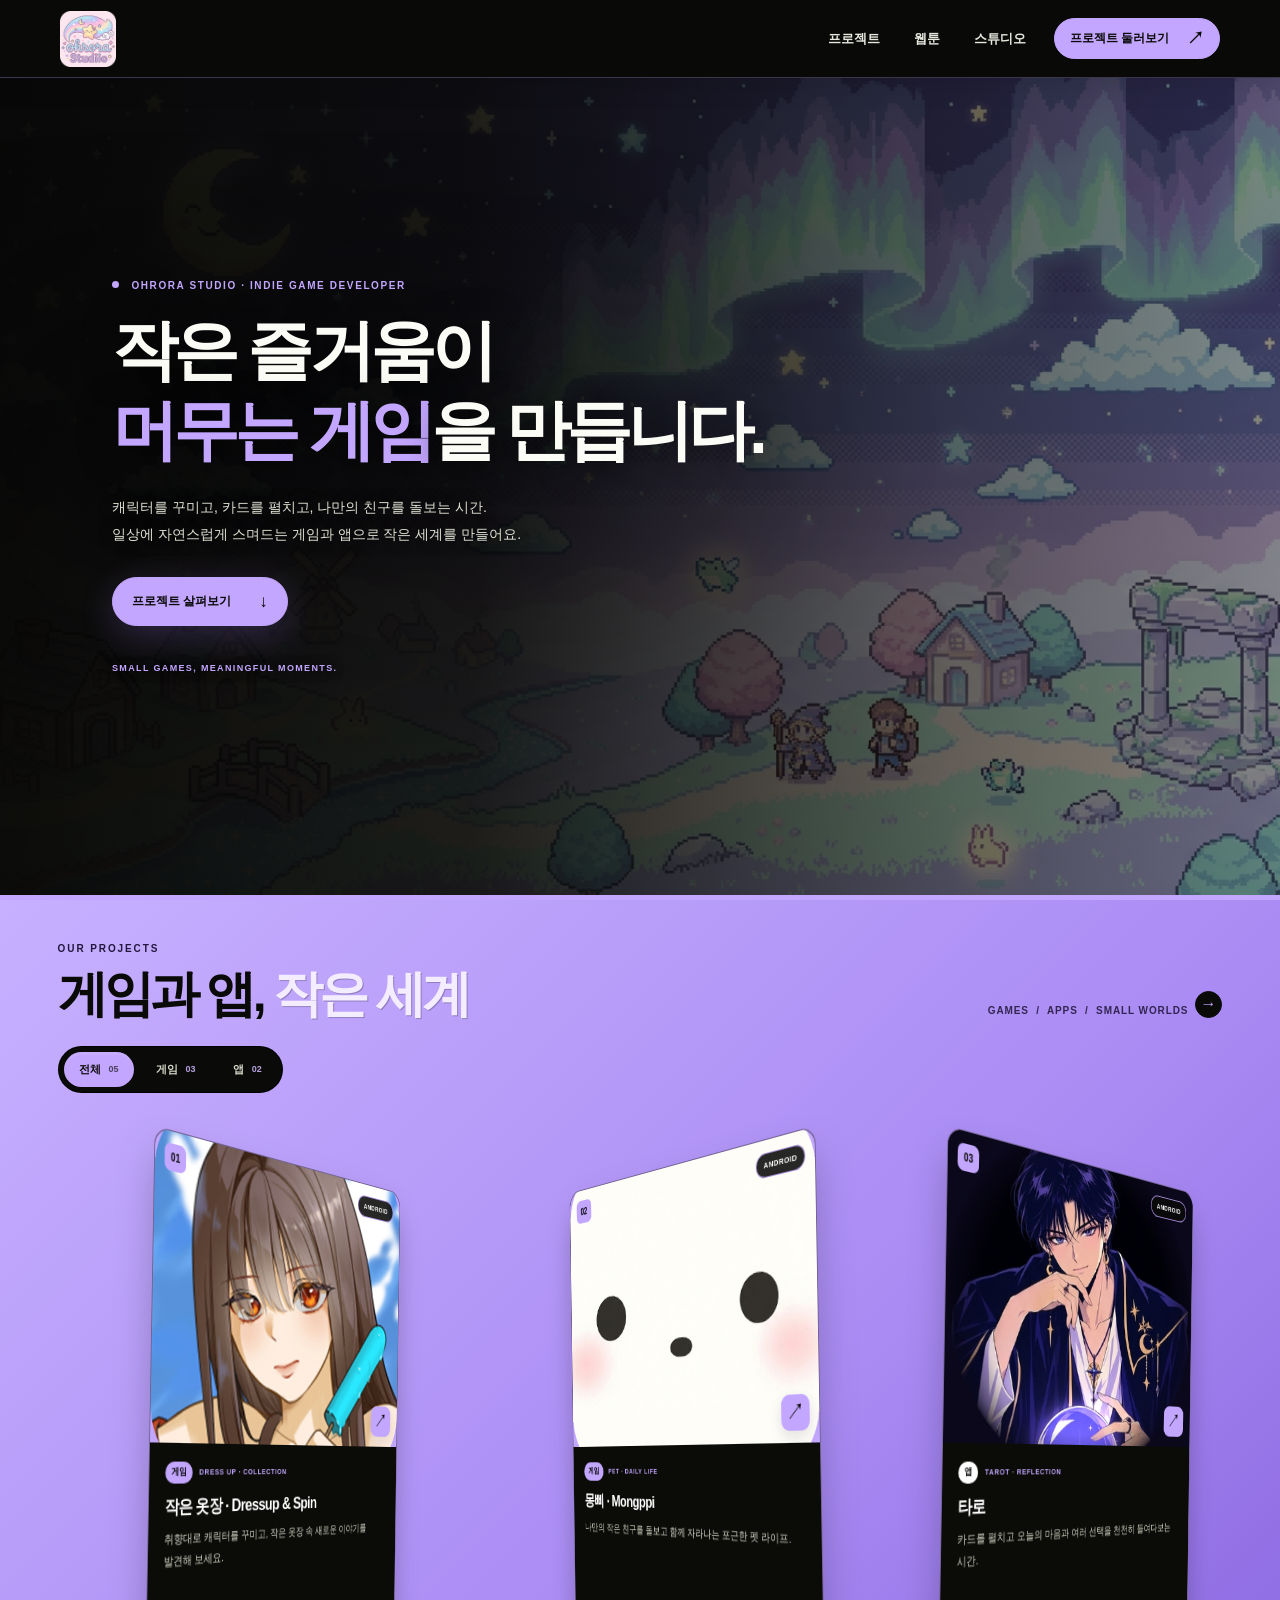
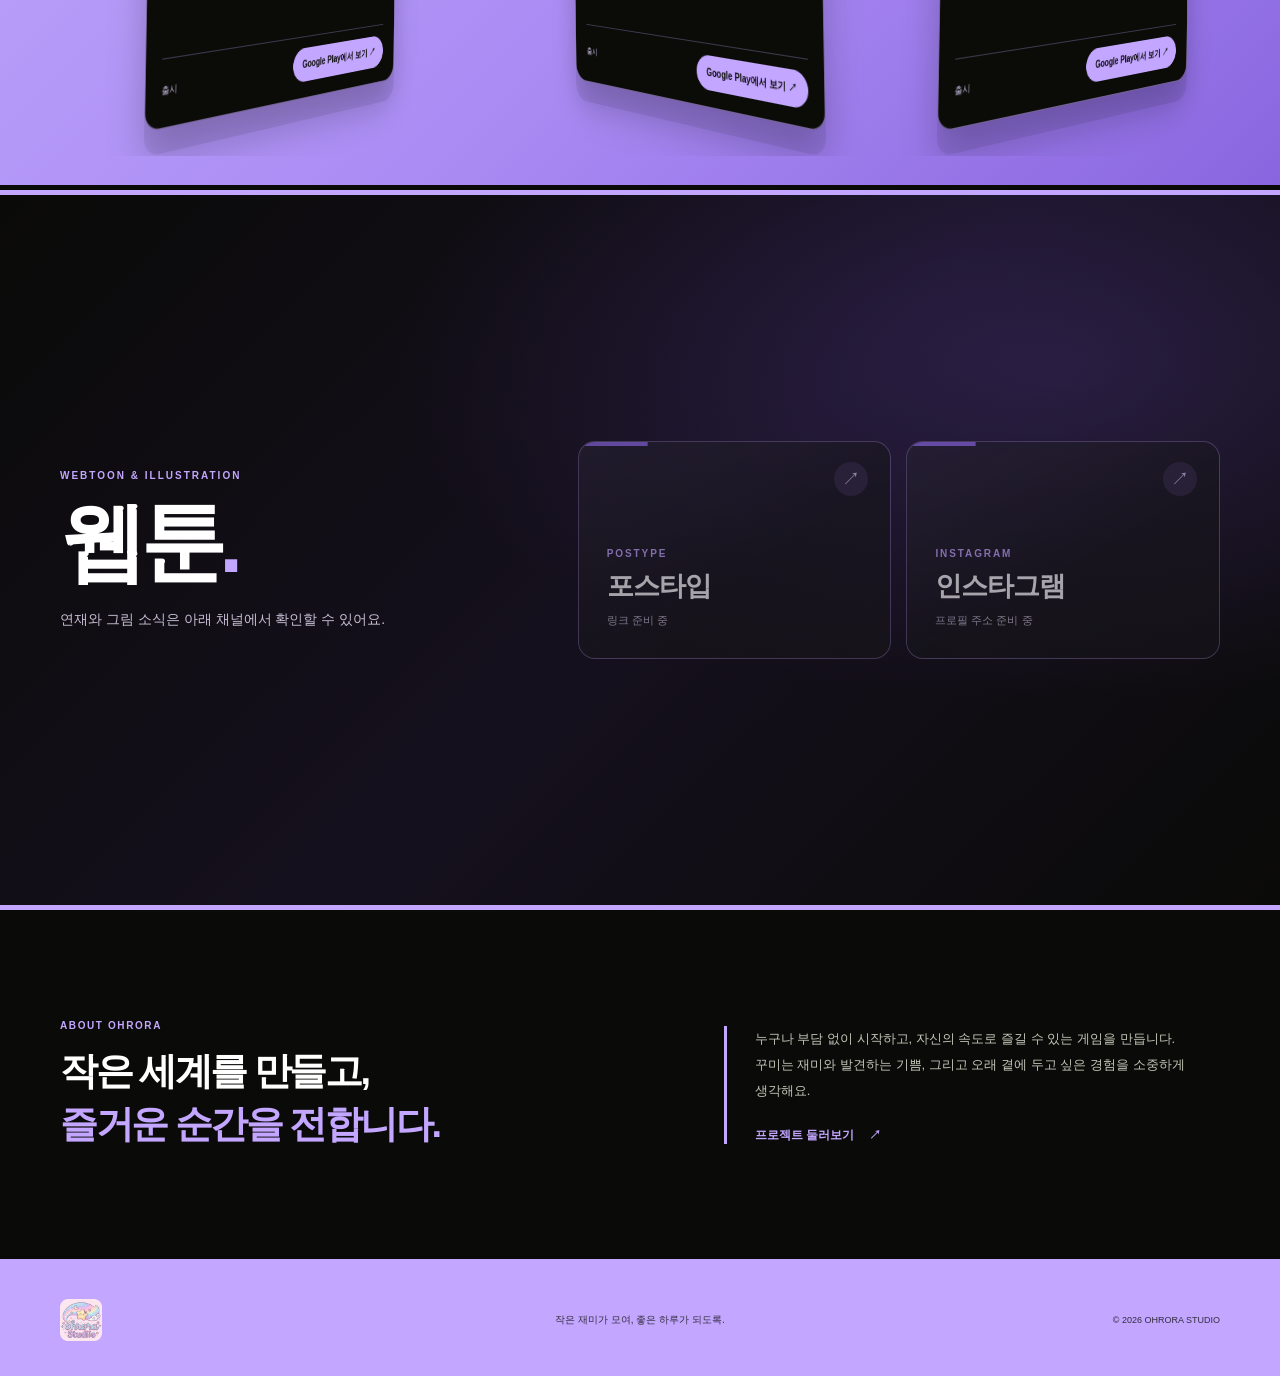
<file: index.html>
<!doctype html>
<html lang="ko">
<head>
  <meta name="google-site-verification" content="_SBMveSyjxn2QINFlxNxWukGVtU8sz_lYK6bwsLR-FA" />
  <meta charset="utf-8">
  <meta name="viewport" content="width=device-width, initial-scale=1">
  <meta name="theme-color" content="#0a0a08">
  <meta name="description" content="오로라스튜디오 — 작지만 오래 기억에 남는 모바일 게임과 앱을 만듭니다.">
  <title>오로라스튜디오 | OHRORA STUDIO</title>
  <link rel="icon" href="assets/images/logo.png" type="image/png">
  <link rel="stylesheet" href="styles.css?v=20261020-alternating-45-v10">
  <script src="games.js?v=20261020-alternating-45-v10" defer></script>
  <script src="site.js?v=20261020-alternating-45-v10" defer></script>
</head>
<body>
  <header class="site-header">
    <a class="brand" href="#top" aria-label="오로라스튜디오 홈">
      <img class="brand-logo" src="assets/images/logo.png" alt="오로라스튜디오 로고">
    </a>
    <nav class="main-nav" aria-label="메인 메뉴">
      <a href="#games">프로젝트</a>
      <a href="#webtoon">웹툰</a>
      <a href="#studio">스튜디오</a>
    </nav>

    <a class="header-cta" href="#games">프로젝트 둘러보기 <span aria-hidden="true">↗</span></a>
  </header>

  <main id="top">
    <section class="hero page-shell" aria-labelledby="hero-title">
      <div class="hero-copy">
        <p class="eyebrow"><span class="eyebrow-dot"></span> OHRORA STUDIO · INDIE GAME DEVELOPER</p>
        <h1 id="hero-title">작은 즐거움이<br><span>머무는 게임</span>을 만듭니다.</h1>
        <p class="hero-description">캐릭터를 꾸미고, 카드를 펼치고, 나만의 친구를 돌보는 시간.<br class="desktop-only"> 일상에 자연스럽게 스며드는 게임과 앱으로 작은 세계를 만들어요.</p>
        <a class="primary-button" href="#games">프로젝트 살펴보기 <span aria-hidden="true">↓</span></a>
        <p class="hero-caption">SMALL GAMES, MEANINGFUL MOMENTS.</p>
      </div>
      <div class="hero-visual" aria-label="오로라스튜디오 로고">
        <img class="hero-logo" src="assets/images/logo.png" alt="오로라스튜디오 로고">
      </div>
    </section>

    <section class="games-section page-shell" id="games" aria-labelledby="games-title">
      <div class="section-heading">
        <div>
          <p class="eyebrow">OUR PROJECTS</p>
          <h2 id="games-title">게임과 앱, <span>작은 세계</span></h2>
        </div>
        <p class="section-intro">GAMES&nbsp; / &nbsp;APPS&nbsp; / &nbsp;SMALL WORLDS</p>
      </div>

      <div class="project-toolbar">
        <div class="project-filters" role="group" aria-label="프로젝트 종류 필터">
          <button class="filter-button is-active" type="button" data-filter="all" aria-pressed="true">전체 <span data-filter-count="all">05</span></button>
          <button class="filter-button" type="button" data-filter="game" aria-pressed="false">게임 <span data-filter-count="game">03</span></button>
          <button class="filter-button" type="button" data-filter="app" aria-pressed="false">앱 <span data-filter-count="app">02</span></button>
        </div>
      </div>

      <div class="game-grid" id="game-grid" aria-label="프로젝트 목록" aria-live="polite">
        <p class="loading-message">프로젝트 목록을 불러오는 중입니다…</p>
      </div>

      <div class="project-navigation" aria-label="프로젝트 탐색">
        <button class="carousel-arrow" type="button" data-direction="prev" aria-label="이전 프로젝트" disabled><span aria-hidden="true">←</span><span class="arrow-word">이전</span></button>
        <div class="project-pagination" id="project-pagination" aria-label="프로젝트 페이지 선택"></div>
        <span class="project-count" id="project-count" aria-live="polite">01 <span>/</span> 05</span>
        <button class="carousel-arrow" type="button" data-direction="next" aria-label="다음 프로젝트"><span class="arrow-word">다음</span><span aria-hidden="true">→</span></button>
      </div>
    </section>

    <section class="webtoon-section" id="webtoon" aria-labelledby="webtoon-title">
      <div class="webtoon-inner page-shell">
        <div class="webtoon-heading">
          <p class="eyebrow">WEBTOON &amp; ILLUSTRATION</p>
          <h2 id="webtoon-title">웹툰<span>.</span></h2>
          <p class="webtoon-description">연재와 그림 소식은 아래 채널에서 확인할 수 있어요.</p>
        </div>
        <div class="webtoon-links" aria-label="웹툰 채널">
          <a class="webtoon-link" data-webtoon-link="postype" href="https://www.postype.com/@ohrora9403" target="_blank" rel="noopener noreferrer">
            <span class="webtoon-link-eyebrow">POSTYPE</span>
            <span class="webtoon-link-title">포스타입</span>
            <span class="webtoon-link-description" data-link-status>웹툰과 이야기 보러 가기</span>
            <span class="webtoon-link-arrow" aria-hidden="true">↗</span>
          </a>
          <a class="webtoon-link is-unavailable" data-webtoon-link="instagram" href="#" aria-disabled="true" tabindex="-1">
            <span class="webtoon-link-eyebrow">INSTAGRAM</span>
            <span class="webtoon-link-title">인스타그램</span>
            <span class="webtoon-link-description" data-link-status>프로필 주소 준비 중</span>
            <span class="webtoon-link-arrow" aria-hidden="true">↗</span>
          </a>
        </div>
      </div>
    </section>

    <section class="studio-section" id="studio" aria-labelledby="studio-title">
      <div class="studio-inner page-shell">
        <div class="studio-heading">
          <p class="eyebrow">ABOUT OHRORA</p>
          <h2 id="studio-title">작은 세계를 만들고,<br><span>즐거운 순간을 전합니다.</span></h2>
        </div>
        <div class="studio-copy">
          <p>누구나 부담 없이 시작하고, 자신의 속도로 즐길 수 있는 게임을 만듭니다. 꾸미는 재미와 발견하는 기쁨, 그리고 오래 곁에 두고 싶은 경험을 소중하게 생각해요.</p>
          <a class="text-link" href="#games">프로젝트 둘러보기 <span aria-hidden="true">↗</span></a>
        </div>
      </div>
    </section>
  </main>

  <footer class="site-footer page-shell">
    <a class="brand footer-brand" href="#top" aria-label="오로라스튜디오 맨 위로">
      <img class="brand-logo" src="assets/images/logo.png" alt="오로라스튜디오 로고">
    </a>
    <p>작은 재미가 모여, 좋은 하루가 되도록.</p>
    <span class="copyright">© <span id="current-year"></span> OHRORA STUDIO</span>
  </footer>
</body>
</html>
</file>
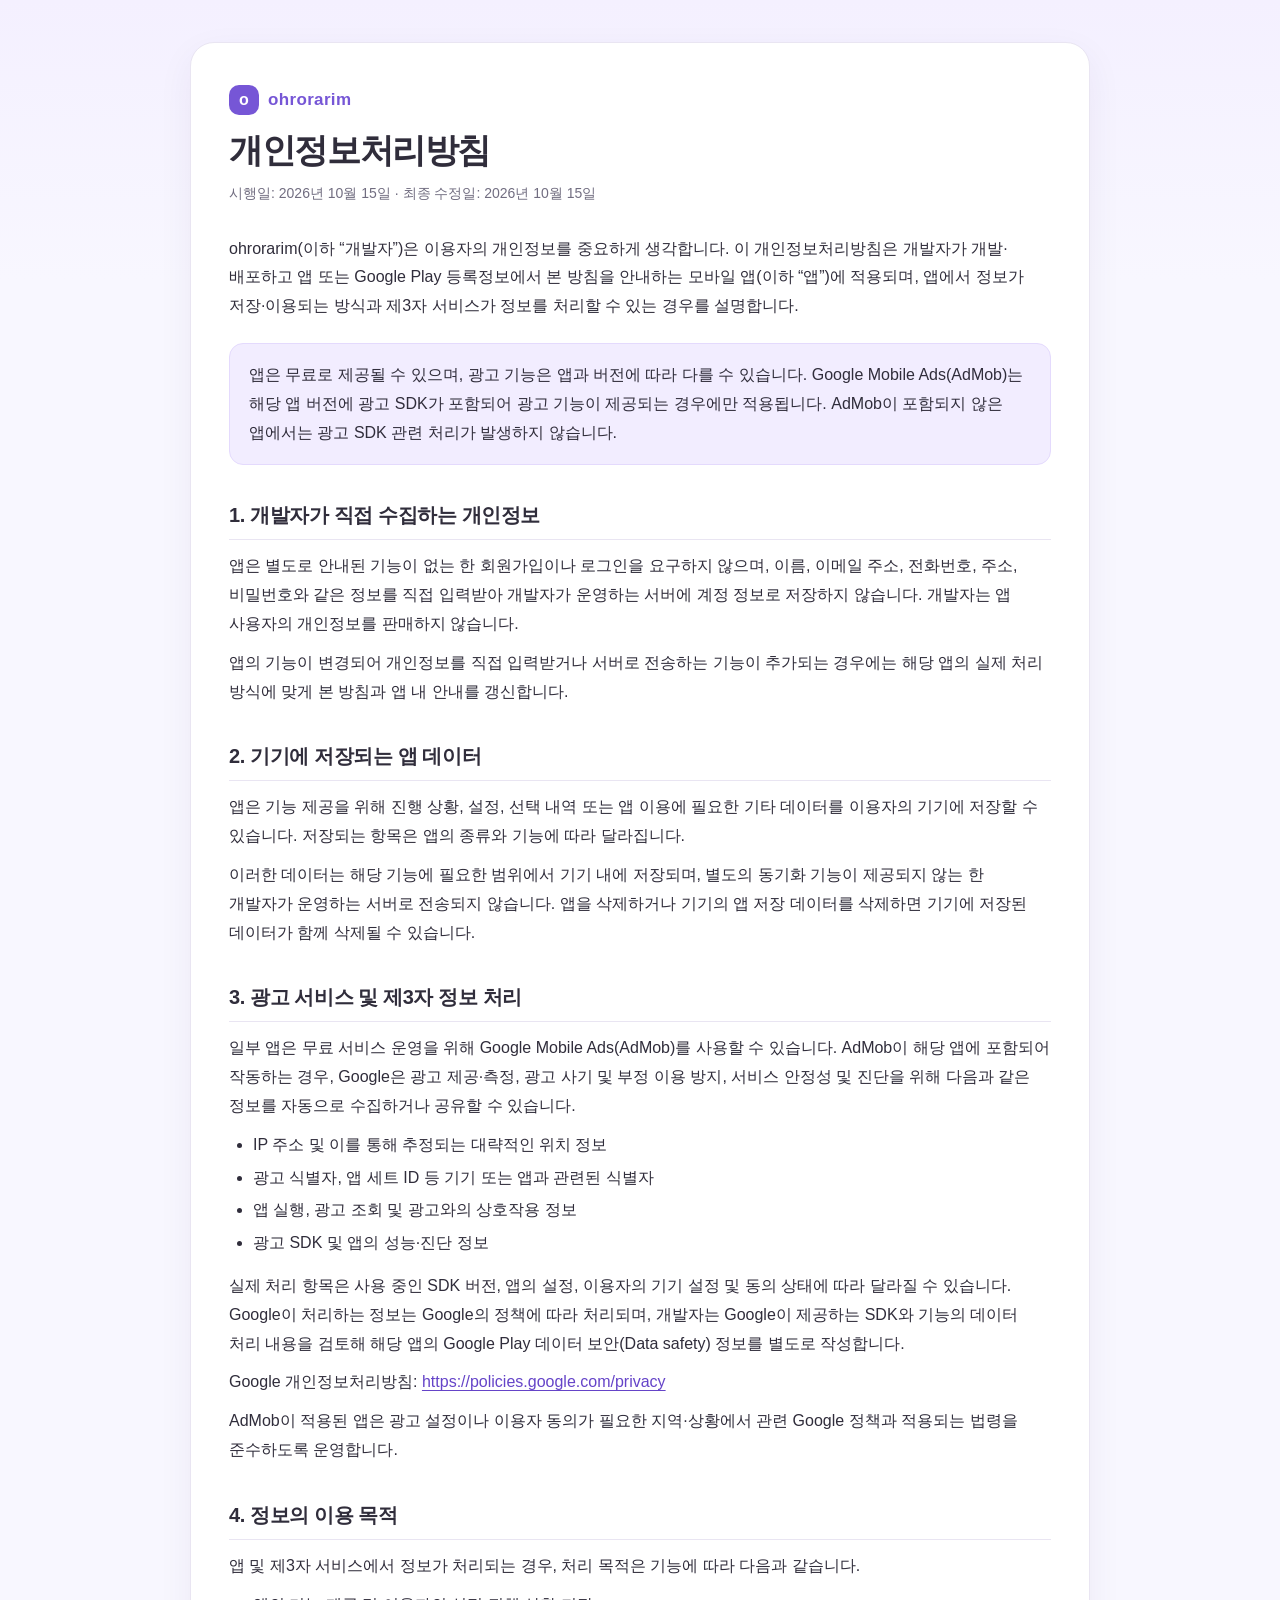
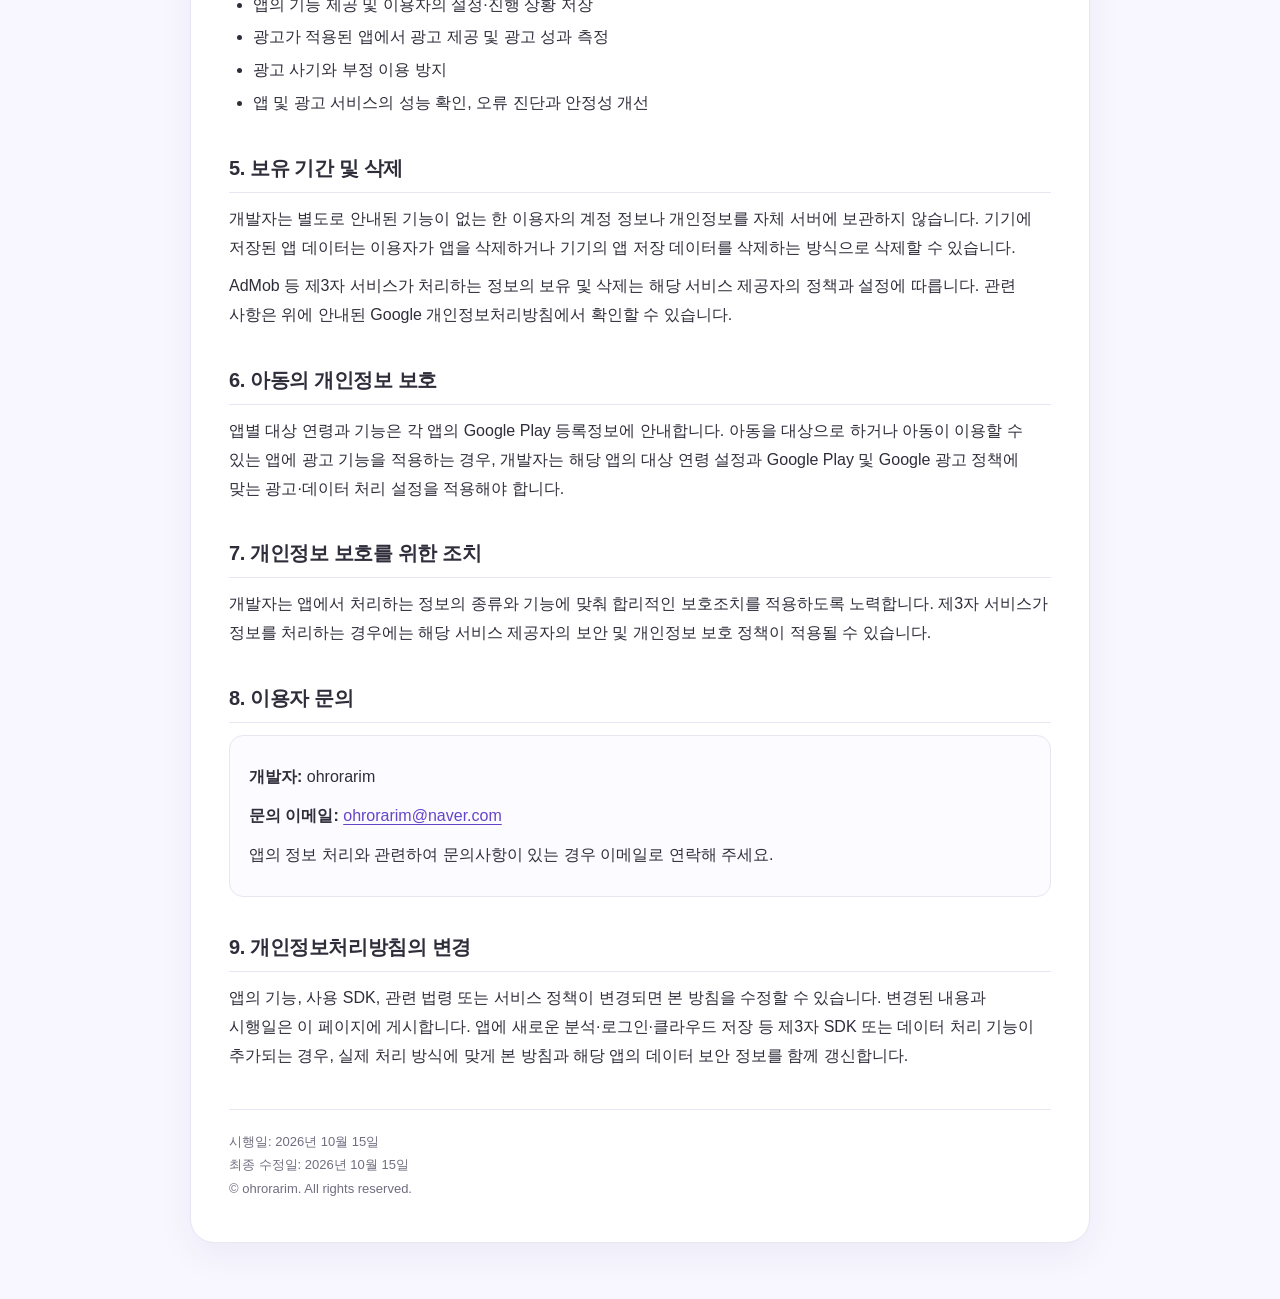
<file: privacy-policy.html>
<!doctype html>
<html lang="ko">
<head>
  <meta charset="utf-8">
  <meta name="viewport" content="width=device-width, initial-scale=1">
  <meta name="description" content="ohrorarim 모바일 앱 공통 개인정보처리방침">
  <meta name="robots" content="index,follow">
  <title>개인정보처리방침 | ohrorarim</title>
  <style>
    :root {
      color-scheme: light;
      --bg: #f8f7ff;
      --card: #ffffff;
      --text: #302d3b;
      --muted: #716d80;
      --line: #e9e5f2;
      --accent: #7656d6;
      --accent-soft: #f2edff;
    }
    * { box-sizing: border-box; }
    html { scroll-behavior: smooth; }
    body {
      margin: 0;
      font-family: -apple-system, BlinkMacSystemFont, "Segoe UI", "Noto Sans KR", "Apple SD Gothic Neo", Arial, sans-serif;
      color: var(--text);
      background: linear-gradient(180deg, #f4f0ff 0, var(--bg) 280px, var(--bg) 100%);
      line-height: 1.8;
      word-break: keep-all;
    }
    main {
      width: min(900px, calc(100% - 32px));
      margin: 42px auto 56px;
      padding: 42px 38px;
      background: var(--card);
      border: 1px solid var(--line);
      border-radius: 24px;
      box-shadow: 0 12px 36px rgba(58, 40, 100, .06);
    }
    .brand {
      display: inline-flex;
      align-items: center;
      gap: 9px;
      margin: 0 0 12px;
      color: var(--accent);
      font-size: 17px;
      font-weight: 800;
      letter-spacing: .02em;
    }
    .brand-mark {
      display: inline-grid;
      place-items: center;
      width: 30px;
      height: 30px;
      border-radius: 10px;
      color: #fff;
      background: var(--accent);
      font-size: 16px;
    }
    h1 { margin: 0 0 8px; font-size: clamp(27px, 4vw, 34px); line-height: 1.35; letter-spacing: -.04em; }
    .date { margin: 0 0 28px; color: var(--muted); font-size: 14px; }
    .intro { font-size: 16px; }
    .notice {
      margin: 22px 0;
      padding: 17px 19px;
      background: var(--accent-soft);
      border: 1px solid #e4dafd;
      border-radius: 14px;
    }
    h2 {
      margin: 36px 0 12px;
      padding-bottom: 9px;
      border-bottom: 1px solid var(--line);
      font-size: 20px;
      line-height: 1.45;
      letter-spacing: -.02em;
    }
    p { margin: 10px 0; }
    ul, ol { margin: 9px 0 14px; padding-left: 24px; }
    li { margin: 4px 0; }
    a { color: #6544c8; text-underline-offset: 3px; overflow-wrap: anywhere; }
    a:hover { color: #4b2ba9; }
    .contact {
      padding: 17px 19px;
      border: 1px solid var(--line);
      border-radius: 14px;
      background: #fcfbff;
    }
    footer {
      margin-top: 38px;
      padding-top: 20px;
      border-top: 1px solid var(--line);
      color: var(--muted);
      font-size: 13px;
    }
    @media (max-width: 640px) {
      main { margin: 16px auto 24px; padding: 28px 20px; border-radius: 18px; }
      h2 { margin-top: 30px; font-size: 18px; }
      .intro { font-size: 15px; }
    }
  </style>
</head>
<body>
  <main>
    <p class="brand"><span class="brand-mark" aria-hidden="true">o</span> ohrorarim</p>
    <h1>개인정보처리방침</h1>
    <p class="date">시행일: 2026년 10월 15일 · 최종 수정일: 2026년 10월 15일</p>

    <p class="intro">
      ohrorarim(이하 “개발자”)은 이용자의 개인정보를 중요하게 생각합니다. 이 개인정보처리방침은
      개발자가 개발·배포하고 앱 또는 Google Play 등록정보에서 본 방침을 안내하는 모바일 앱(이하 “앱”)에
      적용되며, 앱에서 정보가 저장·이용되는 방식과 제3자 서비스가 정보를 처리할 수 있는 경우를 설명합니다.
    </p>

    <div class="notice">
      앱은 무료로 제공될 수 있으며, 광고 기능은 앱과 버전에 따라 다를 수 있습니다. Google Mobile Ads(AdMob)는
      해당 앱 버전에 광고 SDK가 포함되어 광고 기능이 제공되는 경우에만 적용됩니다. AdMob이 포함되지 않은 앱에서는
      광고 SDK 관련 처리가 발생하지 않습니다.
    </div>

    <h2>1. 개발자가 직접 수집하는 개인정보</h2>
    <p>
      앱은 별도로 안내된 기능이 없는 한 회원가입이나 로그인을 요구하지 않으며, 이름, 이메일 주소, 전화번호,
      주소, 비밀번호와 같은 정보를 직접 입력받아 개발자가 운영하는 서버에 계정 정보로 저장하지 않습니다.
      개발자는 앱 사용자의 개인정보를 판매하지 않습니다.
    </p>
    <p>
      앱의 기능이 변경되어 개인정보를 직접 입력받거나 서버로 전송하는 기능이 추가되는 경우에는 해당 앱의 실제
      처리 방식에 맞게 본 방침과 앱 내 안내를 갱신합니다.
    </p>

    <h2>2. 기기에 저장되는 앱 데이터</h2>
    <p>
      앱은 기능 제공을 위해 진행 상황, 설정, 선택 내역 또는 앱 이용에 필요한 기타 데이터를 이용자의 기기에
      저장할 수 있습니다. 저장되는 항목은 앱의 종류와 기능에 따라 달라집니다.
    </p>
    <p>
      이러한 데이터는 해당 기능에 필요한 범위에서 기기 내에 저장되며, 별도의 동기화 기능이 제공되지 않는 한
      개발자가 운영하는 서버로 전송되지 않습니다. 앱을 삭제하거나 기기의 앱 저장 데이터를 삭제하면 기기에 저장된
      데이터가 함께 삭제될 수 있습니다.
    </p>

    <h2>3. 광고 서비스 및 제3자 정보 처리</h2>
    <p>
      일부 앱은 무료 서비스 운영을 위해 Google Mobile Ads(AdMob)를 사용할 수 있습니다. AdMob이 해당 앱에
      포함되어 작동하는 경우, Google은 광고 제공·측정, 광고 사기 및 부정 이용 방지, 서비스 안정성 및 진단을 위해
      다음과 같은 정보를 자동으로 수집하거나 공유할 수 있습니다.
    </p>
    <ul>
      <li>IP 주소 및 이를 통해 추정되는 대략적인 위치 정보</li>
      <li>광고 식별자, 앱 세트 ID 등 기기 또는 앱과 관련된 식별자</li>
      <li>앱 실행, 광고 조회 및 광고와의 상호작용 정보</li>
      <li>광고 SDK 및 앱의 성능·진단 정보</li>
    </ul>
    <p>
      실제 처리 항목은 사용 중인 SDK 버전, 앱의 설정, 이용자의 기기 설정 및 동의 상태에 따라 달라질 수 있습니다.
      Google이 처리하는 정보는 Google의 정책에 따라 처리되며, 개발자는 Google이 제공하는 SDK와 기능의 데이터 처리
      내용을 검토해 해당 앱의 Google Play 데이터 보안(Data safety) 정보를 별도로 작성합니다.
    </p>
    <p>
      Google 개인정보처리방침:
      <a href="https://policies.google.com/privacy" target="_blank" rel="noopener noreferrer">https://policies.google.com/privacy</a>
    </p>
    <p>
      AdMob이 적용된 앱은 광고 설정이나 이용자 동의가 필요한 지역·상황에서 관련 Google 정책과 적용되는 법령을
      준수하도록 운영합니다.
    </p>

    <h2>4. 정보의 이용 목적</h2>
    <p>앱 및 제3자 서비스에서 정보가 처리되는 경우, 처리 목적은 기능에 따라 다음과 같습니다.</p>
    <ul>
      <li>앱의 기능 제공 및 이용자의 설정·진행 상황 저장</li>
      <li>광고가 적용된 앱에서 광고 제공 및 광고 성과 측정</li>
      <li>광고 사기와 부정 이용 방지</li>
      <li>앱 및 광고 서비스의 성능 확인, 오류 진단과 안정성 개선</li>
    </ul>

    <h2>5. 보유 기간 및 삭제</h2>
    <p>
      개발자는 별도로 안내된 기능이 없는 한 이용자의 계정 정보나 개인정보를 자체 서버에 보관하지 않습니다.
      기기에 저장된 앱 데이터는 이용자가 앱을 삭제하거나 기기의 앱 저장 데이터를 삭제하는 방식으로 삭제할 수 있습니다.
    </p>
    <p>
      AdMob 등 제3자 서비스가 처리하는 정보의 보유 및 삭제는 해당 서비스 제공자의 정책과 설정에 따릅니다.
      관련 사항은 위에 안내된 Google 개인정보처리방침에서 확인할 수 있습니다.
    </p>

    <h2>6. 아동의 개인정보 보호</h2>
    <p>
      앱별 대상 연령과 기능은 각 앱의 Google Play 등록정보에 안내합니다. 아동을 대상으로 하거나 아동이 이용할 수
      있는 앱에 광고 기능을 적용하는 경우, 개발자는 해당 앱의 대상 연령 설정과 Google Play 및 Google 광고 정책에
      맞는 광고·데이터 처리 설정을 적용해야 합니다.
    </p>

    <h2>7. 개인정보 보호를 위한 조치</h2>
    <p>
      개발자는 앱에서 처리하는 정보의 종류와 기능에 맞춰 합리적인 보호조치를 적용하도록 노력합니다. 제3자 서비스가
      정보를 처리하는 경우에는 해당 서비스 제공자의 보안 및 개인정보 보호 정책이 적용될 수 있습니다.
    </p>

    <h2>8. 이용자 문의</h2>
    <div class="contact">
      <p><strong>개발자:</strong> ohrorarim</p>
      <p><strong>문의 이메일:</strong> <a href="mailto:ohrorarim@naver.com">ohrorarim@naver.com</a></p>
      <p>앱의 정보 처리와 관련하여 문의사항이 있는 경우 이메일로 연락해 주세요.</p>
    </div>

    <h2>9. 개인정보처리방침의 변경</h2>
    <p>
      앱의 기능, 사용 SDK, 관련 법령 또는 서비스 정책이 변경되면 본 방침을 수정할 수 있습니다. 변경된 내용과 시행일은
      이 페이지에 게시합니다. 앱에 새로운 분석·로그인·클라우드 저장 등 제3자 SDK 또는 데이터 처리 기능이 추가되는 경우,
      실제 처리 방식에 맞게 본 방침과 해당 앱의 데이터 보안 정보를 함께 갱신합니다.
    </p>

    <footer>
      시행일: 2026년 10월 15일<br>
      최종 수정일: 2026년 10월 15일<br>
      © ohrorarim. All rights reserved.
    </footer>
  </main>
</body>
</html>
</file>
<file: styles.css>
:root {
  --purple: #7450d9;
  --purple-dark: #4e31a8;
  --purple-soft: #f3efff;
  --purple-pale: #faf8ff;
  --ink: #211d2b;
  --muted: #777181;
  --line: #ebe7f2;
  --white: #ffffff;
  --display: "Manrope", "Arial", sans-serif;
  --body: "Pretendard", "Noto Sans KR", "Malgun Gothic", sans-serif;
}

* { box-sizing: border-box; }
html { scroll-behavior: smooth; scroll-padding-top: 86px; }
body { margin: 0; color: var(--ink); background: var(--white); font-family: var(--body); -webkit-font-smoothing: antialiased; }
a { color: inherit; text-decoration: none; }
img { max-width: 100%; }
::selection { color: var(--white); background: var(--purple); }

.page-shell { width: min(1160px, calc(100% - 64px)); margin-inline: auto; }

.site-header {
  position: sticky;
  top: 0;
  z-index: 20;
  height: 78px;
  display: flex;
  align-items: center;
  justify-content: space-between;
  gap: 28px;
  padding-inline: max(32px, calc((100vw - 1160px) / 2));
  background: rgba(255, 255, 255, .94);
  border-bottom: 1px solid rgba(50, 37, 78, .08);
  backdrop-filter: blur(14px);
}

.brand { display: inline-flex; align-items: center; min-width: 0; flex: 0 1 auto; }
.brand-logo { display: block; width: auto; height: auto; max-width: 160px; max-height: 56px; object-fit: contain; flex: 0 1 auto; }
.main-nav { display: flex; align-items: center; gap: 34px; margin-left: auto; }
.main-nav a { color: #565061; font-size: 13px; font-weight: 600; transition: color .2s ease; }
.main-nav a:hover { color: var(--purple); }
.header-cta { display: inline-flex; align-items: center; gap: 18px; padding: 11px 15px; color: var(--purple-dark); border: 1px solid #dcd3f4; border-radius: 6px; font-size: 12px; font-weight: 700; transition: background .2s, color .2s, border-color .2s; white-space: nowrap; }
.header-cta:hover { color: var(--white); background: var(--purple); border-color: var(--purple); }
.header-cta span, .primary-button span { font-size: 17px; line-height: 1; }

/* 메인 히어로 */
.hero {
  width: 100%;
  max-width: none;
  min-height: calc(100vh - 78px);
  min-height: calc(100svh - 78px);
  margin: 0;
  padding: 64px max(32px, calc((100vw - 1160px) / 2)) 84px;
  display: grid;
  grid-template-columns: minmax(0, 1fr);
  align-content: center;
  justify-items: start;
  gap: 0;
  position: relative;
  isolation: isolate;
  overflow: hidden;
  background-color: #211432;
}

.hero::before {
  content: "";
  position: absolute;
  inset: 0;
  width: 100%;
  height: 100%;
  min-width: 100%;
  min-height: 100%;
  z-index: -2;
  background-color: #211432;
  background-image: url("/assets/images/MainBackground.jpg");
  background-position: center center;
  background-size: cover;
  background-repeat: no-repeat;
}

.hero::after {
  content: "";
  position: absolute;
  inset: 0;
  z-index: -1;
  pointer-events: none;
  background: linear-gradient(
    90deg,
    rgba(23, 13, 39, 0.88) 0%,
    rgba(23, 13, 39, 0.68) 48%,
    rgba(23, 13, 39, 0.34) 100%
  );
}

.hero-copy {
  width: min(760px, 100%);
  padding: clamp(26px, 4.5vw, 52px);
  position: relative;
  z-index: 1;
  background: transparent;
  border: 0;
  border-radius: 0;
  box-shadow: none;
  -webkit-backdrop-filter: none;
  backdrop-filter: none;
}

.hero-copy::before {
  content: "";
  position: absolute;
  inset: -10% -12%;
  z-index: -1;
  pointer-events: none;
  background: radial-gradient(
    ellipse at 35% 48%,
    rgba(14, 7, 27, 0.52) 0%,
    rgba(14, 7, 27, 0.28) 34%,
    rgba(14, 7, 27, 0.08) 57%,
    rgba(14, 7, 27, 0) 74%
  );
  filter: blur(24px);
}

.eyebrow { margin: 0 0 17px; color: var(--purple); font: 800 10px/1.5 var(--display); letter-spacing: .16em; }
.eyebrow-dot { display: inline-block; width: 7px; height: 7px; margin-right: 8px; background: var(--purple); border-radius: 50%; vertical-align: 1px; }
h1, h2, h3, p { margin-top: 0; }
.hero .eyebrow, .hero .hero-description, .hero .hero-caption { color: rgba(255, 255, 255, 0.9); }
.hero .eyebrow-dot { background: #c8afff; }
.hero h1 { margin-bottom: 23px; color: #ffffff; font-size: clamp(42px, 5.2vw, 66px); font-weight: 750; letter-spacing: -.075em; line-height: 1.22; text-shadow: 0 2px 22px rgba(10, 4, 22, 0.42); }
.hero h1 span { color: #d6c3ff; }
.hero h1 span::after { display: none; }
.hero-description { margin-bottom: 28px; color: var(--muted); font-size: 14px; line-height: 1.95; word-break: keep-all; }
.hero .hero-description { text-shadow: 0 1px 15px rgba(10, 4, 22, 0.55); }
.primary-button { display: inline-flex; align-items: center; gap: 28px; padding: 15px 19px; color: var(--white); background: #8055e8; border: 1px solid #8055e8; border-radius: 5px; font-size: 12px; font-weight: 700; box-shadow: 0 8px 24px rgba(0, 0, 0, 0.24); transition: transform .2s, background .2s; }
.primary-button:hover { color: #ffffff; background: #6840c8; border-color: #6840c8; transform: translateY(-2px); }
.hero-caption { margin: 36px 0 0; color: #9a93a7; font: 700 9px/1.5 var(--display); letter-spacing: .15em; }
.hero .hero-caption { text-shadow: 0 1px 12px rgba(10, 4, 22, 0.5); }
.hero-visual { display: none; }
.hero-logo { display: block; width: auto; height: auto; max-width: min(320px, 100%); max-height: 320px; object-fit: contain; }
.desktop-only { display: initial; }

.projects-rise-trigger { height: 1px; margin-bottom: -1px; pointer-events: none; }

/* =========================================================
   게임 프로젝트: 풀스크린 가로 갤러리
   SuperTree의 프로젝트 소개 섹션에서 영감을 받은 넓은 배치
========================================================= */
.games-section {
  position: relative;
  isolation: isolate;
  display: flex;
  flex-direction: column;
  justify-content: center;
  gap: clamp(16px, 2.7vh, 28px);

  width: 100%;
  max-width: none;
  min-height: calc(100vh - 78px);
  min-height: calc(100svh - 78px);
  margin: 0;
  padding: clamp(34px, 4.5vh, 48px) clamp(24px, 4.5vw, 76px) clamp(26px, 3.2vh, 38px);
  overflow: hidden;

  border-top: 1px solid rgba(116, 80, 217, .11);
  background:
    radial-gradient(circle at 84% 18%, rgba(116, 80, 217, .085), transparent 27%),
    radial-gradient(circle at 10% 88%, rgba(165, 136, 235, .075), transparent 25%),
    linear-gradient(128deg, #ffffff 0%, #fcfaff 48%, #f7f3ff 100%);
}

.section-heading {
  display: flex;
  align-items: end;
  justify-content: space-between;
  gap: 28px;
  width: 100%;
  margin: 0;
  flex: 0 0 auto;
}

.section-heading .eyebrow { margin-bottom: 10px; }
.section-heading h2 {
  margin: 0;
  font-size: clamp(34px, 4vw, 50px);
  font-weight: 800;
  letter-spacing: -.075em;
  line-height: 1.12;
}
.section-heading h2 span { color: var(--purple); }
.section-intro {
  position: relative;
  max-width: 340px;
  margin: 0 0 2px;
  padding-right: 34px;
  color: var(--muted);
  font-size: 12px;
  line-height: 1.9;
  text-align: right;
}
.section-intro::after {
  content: "→";
  position: absolute;
  right: 0;
  bottom: 2px;
  display: grid;
  place-items: center;
  width: 25px;
  height: 25px;
  color: var(--purple-dark);
  border: 1px solid rgba(116, 80, 217, .22);
  border-radius: 50%;
  font: 16px/1 var(--display);
}

.project-toolbar {
  display: flex;
  align-items: center;
  justify-content: space-between;
  gap: 18px;
  width: 100%;
  flex: 0 0 auto;
}
.project-filters {
  display: inline-flex;
  align-items: center;
  gap: 7px;
  padding: 5px;
  border: 1px solid rgba(116, 80, 217, .12);
  border-radius: 999px;
  background: rgba(255, 255, 255, .76);
}
.filter-button {
  display: inline-flex;
  align-items: center;
  gap: 8px;
  min-height: 35px;
  padding: 0 15px;
  border: 0;
  border-radius: 999px;
  color: #746e82;
  background: transparent;
  font: 700 11px/1 var(--body);
  white-space: nowrap;
  cursor: pointer;
  transition: color .2s ease, background .2s ease, box-shadow .2s ease;
}
.filter-button span {
  color: #a49caf;
  font: 700 9px/1 var(--display);
  transition: color .2s ease;
}
.filter-button:hover { color: var(--purple-dark); }
.filter-button.is-active {
  color: #fff;
  background: var(--purple);
  box-shadow: 0 4px 12px rgba(116, 80, 217, .2);
}
.filter-button.is-active span { color: rgba(255,255,255,.72); }
.filter-button:focus-visible,
.carousel-arrow:focus-visible,
.pagination-dot:focus-visible {
  outline: 2px solid #9c7ce9;
  outline-offset: 3px;
}
.project-hint {
  margin: 0;
  color: #8d859d;
  font-size: 10px;
  line-height: 1.5;
  text-align: right;
}
.project-hint span { margin-left: 7px; color: var(--purple); font-size: 16px; }

/* 가로 프로젝트 레일: 스크롤은 가능하지만 스크롤바는 숨깁니다. */
.game-grid {
  display: flex;
  align-items: center;
  gap: clamp(18px, 2vw, 28px);
  flex: 1 1 auto;
  width: 100%;
  min-width: 0;
  min-height: 0;
  padding: 28px 30px 34px;
  overflow-x: auto;
  overflow-y: hidden;
  perspective: 1120px;
  scroll-snap-type: none;
  scroll-padding-inline: 30px;
  overscroll-behavior-x: contain;
  -webkit-overflow-scrolling: touch;
  scrollbar-width: none;
  -ms-overflow-style: none;
}
.game-grid::-webkit-scrollbar {
  display: none;
  width: 0;
  height: 0;
}
.game-grid:focus-visible {
  outline: 2px solid #bba4f0;
  outline-offset: 3px;
}

/* 좁은 카드와 세로로 조금 더 여유 있는 이미지 비율로 시원한 갤러리 구성 */
.game-card {
  position: relative;
  flex: 0 0 clamp(270px, 27vw, 360px);
  height: clamp(370px, 50svh, 460px);
  min-width: 0;
  display: flex;
  flex-direction: column;
  overflow: hidden;
  background: rgba(255, 255, 255, .96);
  border: 1px solid rgba(116, 80, 217, .13);
  border-radius: 10px;
  box-shadow: 0 12px 34px rgba(63, 41, 119, .055);
  --card-rotate-y: 28deg;
  --card-rotate-z: 1.1deg;
  opacity: 1;
  transform: rotateY(var(--card-rotate-y)) rotateZ(var(--card-rotate-z));
  transform-origin: center center;
  transform-style: preserve-3d;
  scroll-snap-align: center;
  transition:
    opacity .68s ease var(--reveal-delay, 0ms),
    transform .82s cubic-bezier(.18, .72, .22, 1) var(--reveal-delay, 0ms),
    border-color .35s ease,
    box-shadow .35s ease;
}
.game-card:nth-child(even) {
  --card-rotate-y: -28deg;
  --card-rotate-z: -1.1deg;
}

.game-card:hover,
.game-card:focus-within {
  z-index: 2;
  transform: rotateY(0deg) rotateZ(0deg) translateY(-6px) scale(1.025);
  transition-delay: 0ms;
  border-color: rgba(116, 80, 217, .34);
  box-shadow: 0 22px 44px rgba(63, 41, 119, .15);
}

.game-cover-link {
  display: block;
  position: relative;
  flex: 0 0 auto;
  overflow: hidden;
  background: var(--purple-soft);
}
.game-cover {
  display: block;
  width: 100%;
  aspect-ratio: 1.28 / 1;
  object-fit: cover;
  transition: transform .55s cubic-bezier(.2, .75, .25, 1);
}
.game-card:hover .game-cover,
.game-card:focus-within .game-cover { transform: scale(1.045); }
.cover-topline {
  position: absolute;
  top: 11px;
  left: 11px;
  right: 11px;
  display: flex;
  justify-content: space-between;
  align-items: center;
  gap: 8px;
  pointer-events: none;
}
.game-number {
  display: grid;
  place-items: center;
  width: 25px;
  height: 25px;
  color: var(--purple-dark);
  background: rgba(255, 255, 255, .94);
  border-radius: 50%;
  font: 800 9px var(--display);
}
.platform-chip {
  padding: 6px 8px;
  color: var(--purple-dark);
  background: rgba(255, 255, 255, .94);
  border-radius: 3px;
  font: 700 8px var(--display);
  letter-spacing: .05em;
}
.cover-action {
  position: absolute;
  right: 11px;
  bottom: 11px;
  display: grid;
  place-items: center;
  width: 33px;
  height: 33px;
  color: var(--purple-dark);
  background: var(--white);
  border-radius: 50%;
  box-shadow: 0 5px 16px rgba(28, 18, 48, .13);
  font: 21px var(--display);
  transition: color .25s ease, background .25s ease, transform .25s ease;
}
.game-card:hover .cover-action,
.game-card:focus-within .cover-action {
  color: var(--white);
  background: var(--purple);
  transform: translate(1px, -1px);
}
.game-info {
  flex: 1 1 auto;
  display: flex;
  flex-direction: column;
  padding: 16px 17px 15px;
}
.game-meta-line {
  display: flex;
  align-items: center;
  gap: 8px;
  min-width: 0;
  margin-bottom: 7px;
}
.project-type-tag {
  flex: 0 0 auto;
  display: inline-flex;
  align-items: center;
  min-height: 20px;
  padding: 0 7px;
  border-radius: 4px;
  color: #6040b7;
  background: #f0eaff;
  font-size: 9px;
  font-weight: 800;
  line-height: 1;
}
.project-type-tag.app { color: #427b75; background: #eaf7f4; }
.game-kicker {
  min-width: 0;
  overflow: hidden;
  margin: 0;
  color: var(--purple);
  font: 800 8px/1.5 var(--display);
  letter-spacing: .11em;
  text-overflow: ellipsis;
  white-space: nowrap;
  text-transform: uppercase;
}
.game-info h3 {
  margin-bottom: 8px;
  font-size: 16px;
  line-height: 1.4;
  letter-spacing: -.045em;
}
.game-description {
  flex: 1 1 auto;
  min-height: 40px;
  margin-bottom: 14px;
  color: var(--muted);
  font-size: 11px;
  line-height: 1.75;
  word-break: keep-all;
}
.game-footer {
  display: flex;
  align-items: center;
  justify-content: space-between;
  gap: 8px;
  padding-top: 11px;
  border-top: 1px solid #f0edf5;
}
.game-platform { color: #888194; font-size: 9px; }
.game-cta { color: var(--purple-dark); font-size: 10px; font-weight: 800; white-space: nowrap; }
.game-cta:hover { color: var(--purple); }
.game-cta.muted { color: #aaa4b6; font-weight: 600; }
.loading-message { flex: 0 0 100%; padding: 30px 0; color: var(--muted); font-size: 13px; }

/* 프로젝트 슬라이더 이동 컨트롤 */
.project-navigation {
  display: none;
  align-items: center;
  justify-content: center;
  gap: 20px;
  width: 100%;
  flex: 0 0 auto;
}
.carousel-arrow {
  display: inline-flex;
  align-items: center;
  justify-content: center;
  gap: 9px;
  min-width: 74px;
  min-height: 36px;
  padding: 0 12px;
  border: 1px solid #e5def4;
  border-radius: 999px;
  color: var(--purple-dark);
  background: rgba(255,255,255,.82);
  font: 700 11px/1 var(--body);
  cursor: pointer;
  transition: border-color .2s ease, background .2s ease, color .2s ease, opacity .2s ease;
}
.carousel-arrow > span[aria-hidden="true"] { font: 18px/1 var(--display); }
.carousel-arrow:hover:not(:disabled) { color: #fff; border-color: var(--purple); background: var(--purple); }
.carousel-arrow:disabled { opacity: .35; cursor: default; }
.project-pagination { display: flex; align-items: center; justify-content: center; gap: 7px; }
.pagination-dot {
  display: block;
  width: 7px;
  height: 7px;
  padding: 0;
  border: 0;
  border-radius: 999px;
  background: #d9d1e9;
  cursor: pointer;
  transition: width .25s ease, background .25s ease;
}
.pagination-dot[aria-current="true"] { width: 23px; background: var(--purple); }
.project-count {
  min-width: 52px;
  color: #655a7b;
  font: 800 10px/1 var(--display);
  text-align: center;
  font-variant-numeric: tabular-nums;
}
.project-count span { padding-inline: 3px; color: #bbb3ca; }

/* 스튜디오 소개 */
.studio-section { padding: 75px 0; background: var(--purple-pale); border-top: 1px solid #f1edfa; border-bottom: 1px solid #f1edfa; }
.studio-inner { display: grid; grid-template-columns: 1fr .85fr; align-items: center; gap: 80px; }
.studio-heading .eyebrow { margin-bottom: 12px; }
.studio-heading h2 { margin: 0; font-size: clamp(28px, 3.3vw, 38px); line-height: 1.4; font-weight: 750; letter-spacing: -.065em; }
.studio-heading h2 span { color: var(--purple); }
.studio-copy { padding-left: 28px; border-left: 2px solid #ded3fa; }
.studio-copy p { max-width: 440px; margin-bottom: 21px; color: var(--muted); font-size: 13px; line-height: 2; word-break: keep-all; }
.text-link { display: inline-flex; align-items: center; gap: 15px; color: var(--purple-dark); font-size: 12px; font-weight: 800; }
.text-link:hover { color: var(--purple); }

/* 푸터 */
.site-footer { min-height: 105px; display: grid; grid-template-columns: 1fr 1fr 1fr; align-items: center; gap: 20px; }
.footer-brand .brand-logo { max-width: 120px; max-height: 42px; }
.site-footer > p { margin: 0; color: #928b9f; text-align: center; font-size: 10px; }
.copyright { color: #928b9f; text-align: right; font: 500 9px var(--display); }

@media (max-width: 900px) {
  .site-header { padding-inline: 22px; }
  .hero { padding-left: 22px; padding-right: 22px; grid-template-columns: minmax(0, 1fr); }
  .hero-visual { min-height: 320px; }
  .hero-logo { max-width: min(280px, 100%); max-height: 280px; }
  .games-section { padding-inline: 22px; }
  .section-heading h2 { font-size: clamp(32px, 4.5vw, 44px); }
  .game-card { flex-basis: clamp(235px, 29vw, 270px); height: clamp(390px, 52svh, 450px); }
  .studio-inner { gap: 42px; }
}

@media (max-width: 600px) {
  html { scroll-padding-top: 70px; }
  .site-header { height: 68px; padding-inline: 18px; gap: 12px; }
  .brand-logo { max-width: 130px; max-height: 46px; }
  .main-nav { gap: 14px; }
  .main-nav a { font-size: 11px; }
  .header-cta { display: none; }
  .hero {
    min-height: calc(100vh - 68px);
    min-height: calc(100svh - 68px);
    padding: 36px 18px 64px;
    grid-template-columns: minmax(0, 1fr);
  }
  .hero-copy { padding: 27px 22px; }
  .hero h1 { font-size: clamp(34px, 9vw, 48px); }
  .hero-description { font-size: 12px; }
  .desktop-only { display: none; }
  .hero-caption { margin-top: 27px; font-size: 8px; }
  .hero::after {
    background: linear-gradient(
      180deg,
      rgba(23, 13, 39, 0.56) 0%,
      rgba(23, 13, 39, 0.78) 48%,
      rgba(23, 13, 39, 0.88) 100%
    );
  }
  .hero-copy::before { inset: -8% -10%; filter: blur(20px); }
  .footer-brand .brand-logo { max-width: 100px; max-height: 36px; }
  .games-section {
    min-height: 0;
    gap: 17px;
    padding: 34px 18px 30px;
    overflow: hidden;
  }
  .section-heading { align-items: start; flex-direction: column; gap: 12px; }
  .section-heading h2 { font-size: clamp(31px, 8vw, 39px); }
  .section-intro { max-width: none; padding-right: 31px; font-size: 11px; text-align: left; }
  .section-intro::after { bottom: 0; }
  .project-toolbar { align-items: flex-start; flex-direction: column; gap: 10px; }
  .project-filters { gap: 3px; max-width: 100%; }
  .filter-button { min-height: 34px; padding-inline: 13px; font-size: 11px; }
  .project-hint { display: none; }
  .game-grid {
    align-items: stretch;
    gap: 12px;
    padding: 12px 4px 14px;
    scroll-snap-type: x mandatory;
    scroll-padding-inline: 4px;
  }
  .game-card { --card-rotate-y: 0deg; --card-rotate-z: 0deg; flex: 0 0 calc(100% - 8px); width: calc(100% - 8px); height: 420px; min-height: 420px; transform: none; border-radius: 12px; }
  .game-card:hover,
  .game-card:focus-within { transform: none; }
  .game-cover { aspect-ratio: 1.28 / 1; }
  .game-info { padding: 15px 15px 14px; }
  .game-description { min-height: 0; margin-bottom: 13px; font-size: 11px; }
  .project-navigation { display: flex; gap: 11px; justify-content: space-between; }
  .carousel-arrow { min-width: 42px; min-height: 38px; padding-inline: 10px; }
  .carousel-arrow .arrow-word { display: none; }
  .project-pagination { gap: 5px; }
  .pagination-dot { width: 6px; height: 6px; }
  .pagination-dot[aria-current="true"] { width: 19px; }
  .project-count { min-width: 43px; font-size: 9px; }
  .project-navigation .project-count { margin-inline: 2px; }
  .studio-section { padding: 55px 0; }
  .studio-inner { grid-template-columns: 1fr; gap: 25px; }
  .studio-heading h2 { font-size: 29px; }
  .studio-copy { padding-left: 18px; }
  .site-footer { min-height: unset; padding-block: 24px; grid-template-columns: 1fr auto; gap: 12px; }
  .site-footer > p { display: none; }
  .copyright { font-size: 8px; }
}

/* 터치 기기에서도 카드 기울기와 가로 스와이프를 유지 */
@media (hover: none) {
  .game-card:hover .game-cover,
  .game-card:focus-within .game-cover { transform: none; }
}

@media (max-width: 380px) {
  .site-header { padding-inline: 13px; }
  .brand-logo { max-width: 112px; }
  .main-nav { gap: 10px; }
  .main-nav a { font-size: 10px; }
  .games-section { padding-inline: 13px; }
  .game-card { height: 410px; min-height: 410px; }
  .game-info h3 { font-size: 15px; }
  .project-filters { width: 100%; justify-content: space-between; }
  .filter-button { gap: 5px; padding-inline: 10px; }
}

/* 사용자가 움직임 줄이기를 요청한 경우 애니메이션을 최소화 */
@media (prefers-reduced-motion: reduce) {
  *, *::before, *::after {
    scroll-behavior: auto !important;
    transition-duration: .01ms !important;
    animation-duration: .01ms !important;
  }
}

@media (prefers-reduced-motion: no-preference) {
  html { scroll-behavior: smooth; }
}


/* =========================================================
   OHRORA STUDIO — high-contrast sections
   Charcoal / vivid violet, inspired by bold editorial portfolios.
========================================================= */
:root {
  --purple: #c3a6ff;
  --purple-dark: #1d1430;
  --purple-soft: #e5d8ff;
  --purple-pale: #0a0a08;
  --ink: #100d17;
  --muted: #c5bdd5;
  --line: rgba(195, 166, 255, .24);
  --white: #ffffff;
  --acid: #c3a6ff;
  --acid-olive: #8f6be8;
  --near-black: #0a0a08;
  --display: "Manrope", "Arial", sans-serif;
  --body: "Pretendard", "Noto Sans KR", "Malgun Gothic", sans-serif;
}

body { color: #f7f8f1; background: var(--near-black); }
::selection { color: var(--near-black); background: var(--acid); }

.site-header {
  background: rgba(10, 10, 8, .96);
  border-bottom: 1px solid rgba(195, 166, 255, .28);
  box-shadow: 0 8px 24px rgba(0, 0, 0, .12);
}
.main-nav a { color: #e7e8de; }
.main-nav a:hover, .main-nav a:focus-visible { color: var(--acid); }
.header-cta {
  color: var(--near-black);
  background: var(--acid);
  border-color: var(--acid);
  border-radius: 999px;
  font-weight: 850;
}
.header-cta:hover { color: var(--acid); background: var(--near-black); border-color: var(--acid); }

.hero {
  background: var(--near-black);
  border-bottom: 5px solid var(--acid);
}
.hero::before {
  filter: saturate(.8) brightness(.75);
  transform: scale(1.015);
}
.hero::after {
  background: linear-gradient(90deg,
    rgba(7, 7, 5, .97) 0%,
    rgba(7, 7, 5, .87) 37%,
    rgba(7, 7, 5, .49) 74%,
    rgba(7, 7, 5, .27) 100%);
}
.hero-copy::before {
  background: radial-gradient(ellipse at 36% 45%, rgba(0, 0, 0, .44), rgba(0, 0, 0, 0) 72%);
}
.hero .eyebrow { color: var(--acid); }
.hero .eyebrow-dot { background: var(--acid); }
.hero h1 { color: #fbfcf5; text-shadow: 0 4px 36px rgba(0, 0, 0, .62); }
.hero h1 span { color: var(--acid); }
.hero .hero-description { color: #e0e2d4; }
.primary-button {
  color: var(--near-black);
  background: var(--acid);
  border-color: var(--acid);
  border-radius: 999px;
  box-shadow: 0 10px 34px rgba(166, 126, 255, .22);
}
.primary-button:hover { color: var(--acid); background: var(--near-black); border-color: var(--acid); }
.hero-caption { color: var(--acid) !important; }

/* The projects band is deliberately light and visually separated from its neighbours. */
.games-section {
  min-height: calc(100vh - 78px);
  min-height: calc(100svh - 78px);
  gap: clamp(16px, 2.6vh, 27px);
  background: linear-gradient(135deg, #c7b0ff 0%, #a98af3 62%, #8966df 100%);
  border-top: 0;
  border-bottom: 5px solid var(--near-black);
}
.section-heading .eyebrow { color: #24163f; font-weight: 900; letter-spacing: .19em; }
.section-heading h2 { color: #0a0a08; }
.section-heading h2 span { color: #f4edff; text-shadow: 1px 1px 0 rgba(0, 0, 0, .24); }
.section-intro { color: rgba(25, 15, 45, .82); font-size: 10px; font-weight: 850; letter-spacing: .09em; }
.section-intro::after {
  color: var(--acid);
  background: var(--near-black);
  border-color: var(--near-black);
}
.project-toolbar { margin-top: 1px; }
.project-filters {
  padding: 5px;
  background: var(--near-black);
  border: 1px solid rgba(0, 0, 0, .85);
  border-radius: 999px;
}
.filter-button { color: #d7d9c8; }
.filter-button span { color: #b7a2df; }
.filter-button:hover { color: var(--acid); }
.filter-button.is-active {
  color: var(--near-black);
  background: var(--acid);
  box-shadow: 0 3px 0 rgba(255, 255, 255, .08) inset;
}
.filter-button.is-active span { color: rgba(10, 10, 8, .65); }
.filter-button:focus-visible, .carousel-arrow:focus-visible, .pagination-dot:focus-visible {
  outline-color: var(--near-black);
}

.game-grid { gap: clamp(38px, 4vw, 54px); padding: 46px 56px 54px; scroll-padding-inline: 56px; }
.game-card {
  flex-basis: clamp(280px, 27vw, 360px);
  height: clamp(500px, 60svh, 540px);
  min-height: 500px;
  background: #0b0c08;
  border: 1px solid rgba(195, 166, 255, .56);
  border-radius: 17px;
  box-shadow: 0 22px 0 rgba(0, 0, 0, .08), 0 25px 42px rgba(0, 0, 0, .22);
  --card-rotate-y: 28deg;
  --card-rotate-z: 1.15deg;
  transition:
    opacity .72s ease,
    transform .98s cubic-bezier(.16, 1, .3, 1),
    border-color .32s ease,
    box-shadow .32s ease;
}
.game-card:nth-child(even) { --card-rotate-y: -28deg; --card-rotate-z: -1.15deg; }
.game-card:hover, .game-card:focus-within {
  border-color: var(--acid);
  box-shadow: 0 22px 0 rgba(0, 0, 0, .08), 0 28px 48px rgba(0, 0, 0, .32);
}
.game-cover-link { background: var(--acid); }
.game-cover { aspect-ratio: 1.22 / 1; }
.game-number {
  color: var(--near-black);
  background: var(--acid);
  border-radius: 7px;
  font-size: 10px;
}
.platform-chip {
  color: #fff;
  background: rgba(10, 10, 8, .88);
  border: 1px solid rgba(195, 166, 255, .8);
  border-radius: 999px;
}
.cover-action { color: var(--near-black); background: var(--acid); border-radius: 9px; }
.game-card:hover .cover-action, .game-card:focus-within .cover-action { color: var(--acid); background: var(--near-black); }
.game-info { padding: 17px 18px 16px; color: #f7f8ef; }
.game-meta-line { margin-bottom: 9px; }
.project-type-tag {
  color: var(--near-black);
  background: var(--acid);
  border-radius: 999px;
  font-weight: 900;
}
.project-type-tag.app { color: #090a06; background: #fff; }
.game-kicker { color: var(--acid); letter-spacing: .09em; }
.game-info h3 { color: #fff; font-size: clamp(16px, 1.35vw, 19px); line-height: 1.42; }
.game-description { color: #d0d2c3; font-size: 11px; line-height: 1.8; }
.game-footer { border-top: 1px solid rgba(195, 166, 255, .28); }
.game-platform { color: #c0b4d9; }
.game-cta {
  display: inline-flex;
  align-items: center;
  justify-content: center;
  gap: 6px;
  padding: 9px 12px;
  color: var(--near-black);
  background: var(--acid);
  border: 1px solid var(--acid);
  border-radius: 999px;
  font-size: 10px;
  transition: color .2s ease, background .2s ease, transform .2s ease;
}
.game-cta:hover { color: var(--acid); background: var(--near-black); transform: translateY(-1px); }
.game-cta.muted { color: #f0eaff; background: transparent; border-color: #55466f; }
.loading-message { color: #24163f; }

/* Navigation controls are mobile-only. Desktop relies on mouse-wheel/trackpad. */
.project-navigation { display: none; }

.studio-section {
  padding: clamp(70px, 9vw, 108px) 0;
  background: var(--near-black);
  color: #f7f8f1;
  border-top: 0;
  border-bottom: 5px solid var(--acid);
}
.studio-heading .eyebrow { color: var(--acid); }
.studio-heading h2 { color: #fff; }
.studio-heading h2 span { color: var(--acid); }
.studio-copy { border-left: 3px solid var(--acid); }
.studio-copy p { color: #c4c6b8; }
.text-link { color: var(--acid); }
.text-link:hover { color: #fff; }
.site-footer {
  width: 100%;
  max-width: none;
  min-height: 112px;
  padding: 22px max(32px, calc((100vw - 1160px) / 2));
  background: var(--acid);
  color: var(--near-black);
  border-top: 0;
}
.site-footer > p, .copyright { color: rgba(10, 10, 8, .78); }

@media (max-width: 900px) {
  .games-section { padding-inline: 22px; }
  .game-grid { padding-inline: 28px; scroll-padding-inline: 28px; }
  .game-card { flex-basis: clamp(250px, 36vw, 330px); }
  .site-footer { padding-inline: 22px; }
}

@media (max-width: 600px) {
  .site-header { background: rgba(10, 10, 8, .97); }
  .hero {
    border-bottom-width: 4px;
    padding: 34px 16px 54px;
  }
  .hero::after {
    background: linear-gradient(180deg, rgba(7, 7, 5, .62) 0%, rgba(7, 7, 5, .83) 48%, rgba(7, 7, 5, .96) 100%);
  }
  .hero-copy { padding: 25px 18px; }
  .hero h1 { font-size: clamp(34px, 9vw, 47px); }
  .games-section {
    min-height: 0;
    gap: 18px;
    padding: 36px 16px 26px;
    background: linear-gradient(145deg, #c7b0ff, #9d7be9);
  }
  .section-heading { gap: 9px; }
  .section-heading h2 { font-size: clamp(32px, 8vw, 40px); }
  .section-intro { font-size: 9px; letter-spacing: .06em; }
  .project-toolbar { align-items: flex-start; }
  .project-filters { width: 100%; justify-content: space-between; }
  .filter-button { flex: 1 1 auto; justify-content: center; }
  .game-grid {
    align-items: stretch;
    gap: 22px;
    padding: 48px 7px 52px;
    scroll-snap-type: x mandatory;
    scroll-padding-inline: 7px;
  }
  .game-card {
    --card-rotate-y: 0deg;
    --card-rotate-z: 0deg;
    flex: 0 0 calc(100% - 6px);
    width: calc(100% - 6px);
    height: 520px;
    min-height: 520px;
    transform: none;
    border-radius: 15px;
    box-shadow: 0 14px 0 rgba(0, 0, 0, .07), 0 20px 28px rgba(0, 0, 0, .2);
  }
  .game-card:hover, .game-card:focus-within { transform: none; }
  .game-cover { aspect-ratio: 1.34 / 1; }
  .game-info { padding: 16px 16px 15px; }
  .game-info h3 { font-size: 17px; }
  .game-description { font-size: 12px; }
  .project-navigation {
    display: flex;
    align-items: center;
    justify-content: space-between;
    gap: 12px;
    padding-top: 2px;
  }
  .carousel-arrow {
    color: var(--acid);
    background: var(--near-black);
    border: 1px solid var(--near-black);
    border-radius: 999px;
  }
  .carousel-arrow:hover:not(:disabled) { color: var(--near-black); background: #fff; border-color: #fff; }
  .carousel-arrow:disabled { color: #a89ac6; }
  .pagination-dot { background: rgba(10, 10, 8, .32); }
  .pagination-dot[aria-current="true"] { background: var(--near-black); }
  .project-count { color: var(--near-black); }
  .project-count span { color: rgba(25, 15, 45, .6); }
  .studio-section { padding: 58px 0 62px; }
  .studio-inner { gap: 22px; }
  .studio-heading h2 { font-size: clamp(28px, 7.5vw, 34px); }
  .studio-copy { padding-left: 16px; }
  .site-footer {
    min-height: 0;
    padding: 22px 16px;
    grid-template-columns: 1fr auto;
    gap: 14px;
  }
  .footer-brand .brand-logo { max-width: 86px; max-height: 38px; }
  .copyright { font-size: 8px; }
}

@media (max-width: 380px) {
  .games-section { padding-inline: 13px; }
  .game-card { height: 505px; min-height: 505px; }
  .site-footer { padding-inline: 13px; }
}

/* 카드 진입 애니메이션은 site.js의 Web Animations API가 담당합니다.
   카드 opacity는 유지하며, transform의 시작/종료 위치를 직접 애니메이션합니다. */


/* PC에서는 카드마다 좌우 기울기를 번갈아 적용해 리듬감을 줍니다. */
@media (min-width: 601px) {
  /* PC: 같은 45도 각도로 기울이고 좌우 방향만 거울처럼 반전합니다. */
  .games-section .game-grid .game-card {
    --card-rotate-y: 45deg;
    --card-rotate-z: 1.25deg;
  }
  .games-section .game-grid .game-card:nth-child(even) {
    --card-rotate-y: -45deg;
    --card-rotate-z: -1.25deg;
  }
}

/* 모바일 가로 스와이프는 site.js에서 한 카드 단위로 처리합니다. */
@media (max-width: 600px) {
  .games-section .game-grid {
    touch-action: pan-y pinch-zoom;
    scroll-snap-type: x mandatory;
    scroll-snap-stop: always;
    overscroll-behavior-x: contain;
  }
  .games-section .game-grid .game-card,
  .games-section .game-grid .game-card:nth-child(even) {
    --card-rotate-y: 0deg;
    --card-rotate-z: 0deg;
    scroll-snap-align: center;
  }
}

/* 웹툰 섹션은 게임 갤러리와 분명히 구분되는 어두운 보라색 공간으로 구성합니다. */
.webtoon-section {
  position: relative;
  isolation: isolate;
  overflow: hidden;
  min-height: min(720px, 86svh);
  display: flex;
  align-items: center;
  padding: clamp(68px, 9vw, 112px) 0;
  color: #f8f5ff;
  background:
    radial-gradient(ellipse at 82% 24%, rgba(124, 82, 213, .22), transparent 44%),
    linear-gradient(135deg, #0a0a08 0%, #15101e 52%, #0a0a08 100%);
  border-top: 5px solid var(--acid);
  border-bottom: 5px solid var(--acid);
}
.webtoon-inner {
  display: grid;
  grid-template-columns: minmax(0, .8fr) minmax(0, 1.2fr);
  align-items: center;
  gap: clamp(38px, 7vw, 96px);
}
.webtoon-heading .eyebrow {
  color: #c3a6ff;
  letter-spacing: .2em;
}
.webtoon-heading h2 {
  margin: 0 0 20px;
  color: #fff;
  font-size: clamp(46px, 6.7vw, 86px);
  line-height: 1;
  letter-spacing: -.075em;
  font-weight: 850;
}
.webtoon-heading h2 span { color: #c3a6ff; }
.webtoon-description {
  max-width: 340px;
  margin: 0;
  color: #c7bfd5;
  font-size: 14px;
  line-height: 1.9;
  word-break: keep-all;
}
.webtoon-links {
  display: grid;
  grid-template-columns: repeat(2, minmax(0, 1fr));
  gap: 15px;
}
.webtoon-link {
  position: relative;
  display: flex;
  min-width: 0;
  min-height: 218px;
  flex-direction: column;
  align-items: flex-start;
  justify-content: flex-end;
  gap: 9px;
  padding: clamp(20px, 2.2vw, 28px);
  overflow: hidden;
  color: #fff;
  background: linear-gradient(150deg, rgba(195, 166, 255, .12), rgba(255, 255, 255, .025) 56%), #111016;
  border: 1px solid rgba(195, 166, 255, .4);
  border-radius: 17px;
  box-shadow: 0 20px 40px rgba(0, 0, 0, .18);
  transition: border-color .24s ease, background .24s ease, transform .24s ease, box-shadow .24s ease;
}
.webtoon-link::before {
  content: "";
  position: absolute;
  inset: 0 0 auto;
  height: 4px;
  background: #8f6be8;
  transform: scaleX(.22);
  transform-origin: left center;
  transition: transform .3s ease;
}
.webtoon-link:hover,
.webtoon-link:focus-visible {
  transform: translateY(-5px);
  border-color: #c3a6ff;
  background: linear-gradient(150deg, rgba(143, 107, 232, .22), rgba(255, 255, 255, .035) 62%), #111016;
  box-shadow: 0 26px 50px rgba(0, 0, 0, .3);
}
.webtoon-link:hover::before,
.webtoon-link:focus-visible::before { transform: scaleX(1); }
.webtoon-link:focus-visible { outline: 2px solid #c3a6ff; outline-offset: 4px; }
.webtoon-link-eyebrow {
  color: #c3a6ff;
  font: 800 10px/1.4 var(--display);
  letter-spacing: .19em;
}
.webtoon-link-title {
  max-width: 100%;
  color: #fff;
  font-size: clamp(20px, 2.1vw, 28px);
  line-height: 1.25;
  font-weight: 800;
  letter-spacing: -.04em;
  overflow-wrap: anywhere;
}
.webtoon-link-description {
  color: #bdb5cc;
  font-size: 11px;
  line-height: 1.6;
}
.webtoon-link-arrow {
  position: absolute;
  top: 20px;
  right: 22px;
  display: grid;
  place-items: center;
  width: 34px;
  height: 34px;
  color: #0a0a08;
  background: #c3a6ff;
  border-radius: 50%;
  font-size: 18px;
  transition: transform .24s ease;
}
.webtoon-link:hover .webtoon-link-arrow { transform: translate(2px, -2px); }
.webtoon-link.is-unavailable {
  opacity: .62;
  cursor: default;
  box-shadow: none;
}
.webtoon-link.is-unavailable:hover,
.webtoon-link.is-unavailable:focus-visible { transform: none; background: linear-gradient(150deg, rgba(195, 166, 255, .08), rgba(255, 255, 255, .02) 56%), #111016; }
.webtoon-link.is-unavailable::before { transform: scaleX(.22); }
.webtoon-link.is-unavailable .webtoon-link-arrow { color: #d6c8f3; background: #30283e; }

@media (max-width: 900px) {
  .webtoon-inner { grid-template-columns: 1fr; gap: 30px; }
  .webtoon-heading { max-width: 580px; }
  .webtoon-description { max-width: 480px; }
  .webtoon-link { min-height: 190px; }
}

@media (max-width: 600px) {
  .webtoon-section { min-height: 0; padding: 62px 0 68px; }
  .webtoon-inner { gap: 29px; }
  .webtoon-heading h2 { font-size: clamp(48px, 13vw, 66px); }
  .webtoon-description { font-size: 13px; }
  .webtoon-links { grid-template-columns: 1fr; gap: 12px; }
  .webtoon-link { min-height: 150px; padding: 22px; }
  .webtoon-link-title { font-size: 24px; }
  .webtoon-link-arrow { top: 18px; right: 18px; }
}

/* 최종 PC 카드 회전 보정:
   공통 레일의 perspective는 레일 중앙을 기준으로 카드마다 원근 강도가 달라 보이게 합니다.
   원근을 각 카드의 transform 안으로 옮겨 모든 카드가 같은 크기·각도로 보이도록 합니다. */
@media (min-width: 601px) {
  .games-section .game-grid {
    perspective: none;
  }

  .games-section .game-grid .game-card,
  .games-section .game-grid .game-card:nth-child(even) {
    transform: perspective(1100px) rotateY(var(--card-rotate-y)) rotateZ(var(--card-rotate-z));
    transform-origin: center center;
  }

  /* 마우스를 올리면 기존 동작대로 정면(0도)을 향합니다. */
  .games-section .game-grid .game-card:hover,
  .games-section .game-grid .game-card:focus-within {
    transform: perspective(1100px) rotateY(0deg) rotateZ(0deg) translateY(-6px) scale(1.025);
  }
}
</file>
